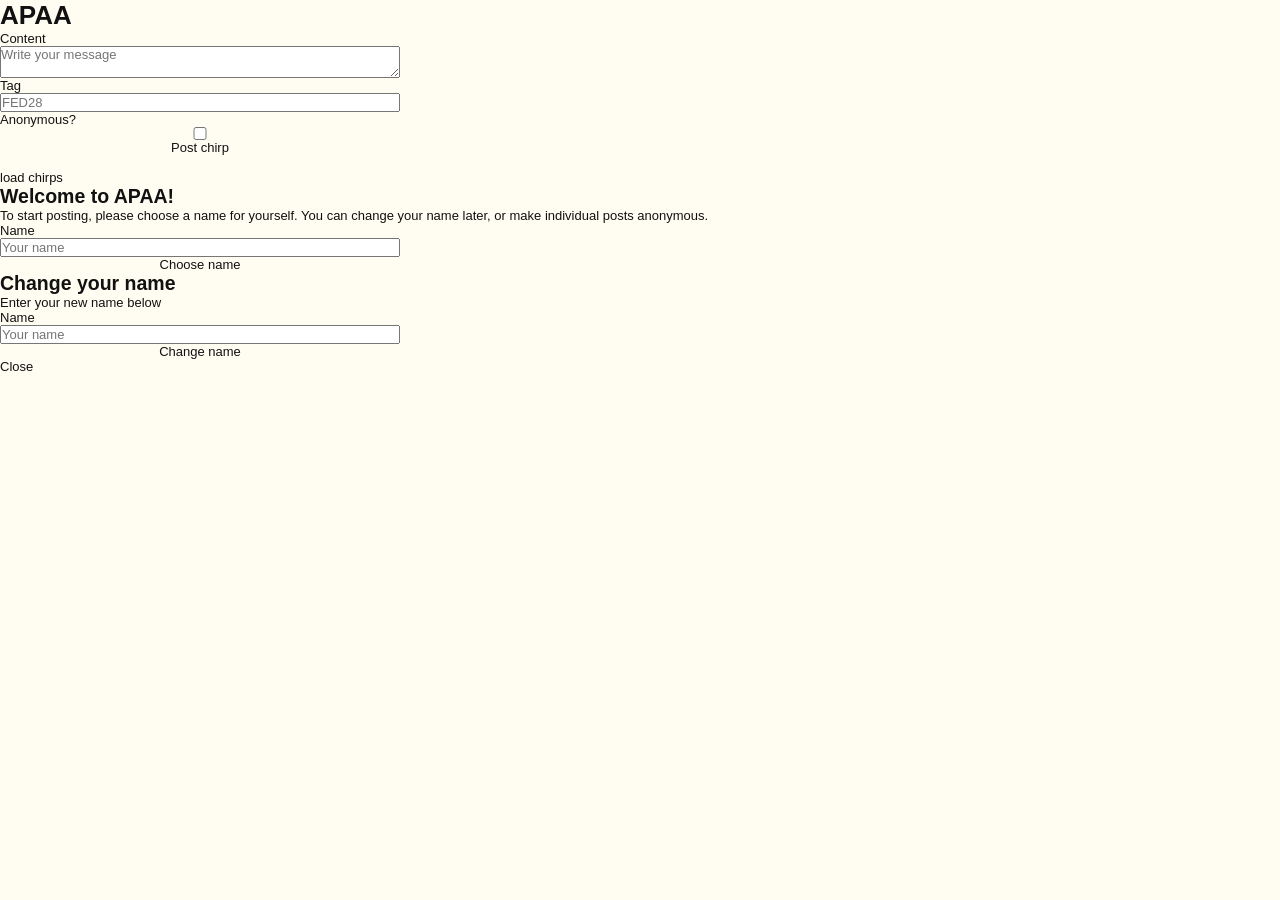
<file: index.html>
<!doctype html>
<html lang="en">
  <head>
    <meta charset="utf-8">
    <meta name="viewport" content="width=device-width, initial-scale=1">
    <title>APAA</title>
    <link rel="stylesheet" href="css/styles.css">
    <script defer src="js/script.js"></script>
  </head>

  <body>

    <main>

      <h1 id="title">APAA</h1>

      <form id="chirp-form" style="display: flex; flex-direction: column; width: 400px;">

        <label for="content">Content</label>
        <textarea id="content" placeholder="Write your message" name="content" maxlength="280" required></textarea>

        <label for="tag">Tag</label>
        <input type="text" name="tag" placeholder="FED28">

        <label for="is_anonymous">Anonymous?</label>
        <input type="checkbox" name="is_anonymous">

        <button type="submit">Post chirp</button>
      </form>

      <div class="container">
        <div class="chirps">
          <span style="opacity: 0;" class="loader">Loading...</span>
        </div>
        <button class="load-data">load chirps</button>
      </div>
      
    <div id="welcome-popup" class="popup">
        <h2 class="greeting">Welcome to APAA!</h2>
        <p class="popup-text">To start posting, please choose a name for yourself. You can change your name later, or make individual posts anonymous.</p>
        <form id="choose-name" class="name-input" style="display: flex; flex-direction: column; width: 400px;" required>
            <label for="name">Name</label>
            <input class="name" type="text" placeholder="Your name" name="author_name">
            <button type="submit">Choose name</button>
        </form>
      </div>

    <div id="change-name-popup" class="popup">
        <h2>Change your name</h2>
        <p class="popup-text">Enter your new name below</p>
        <form id="change-name" class="name-input" style="display: flex; flex-direction: column; width: 400px;">
            <label for="name">Name</label>
            <input class="name" type="text" placeholder="Your name" name="author_name">
            <button type="submit">Change name</button>
        </form>
        <button id="close-popup">Close</button>
      </div>

    </main>
    
  </body>

</html>
</file>
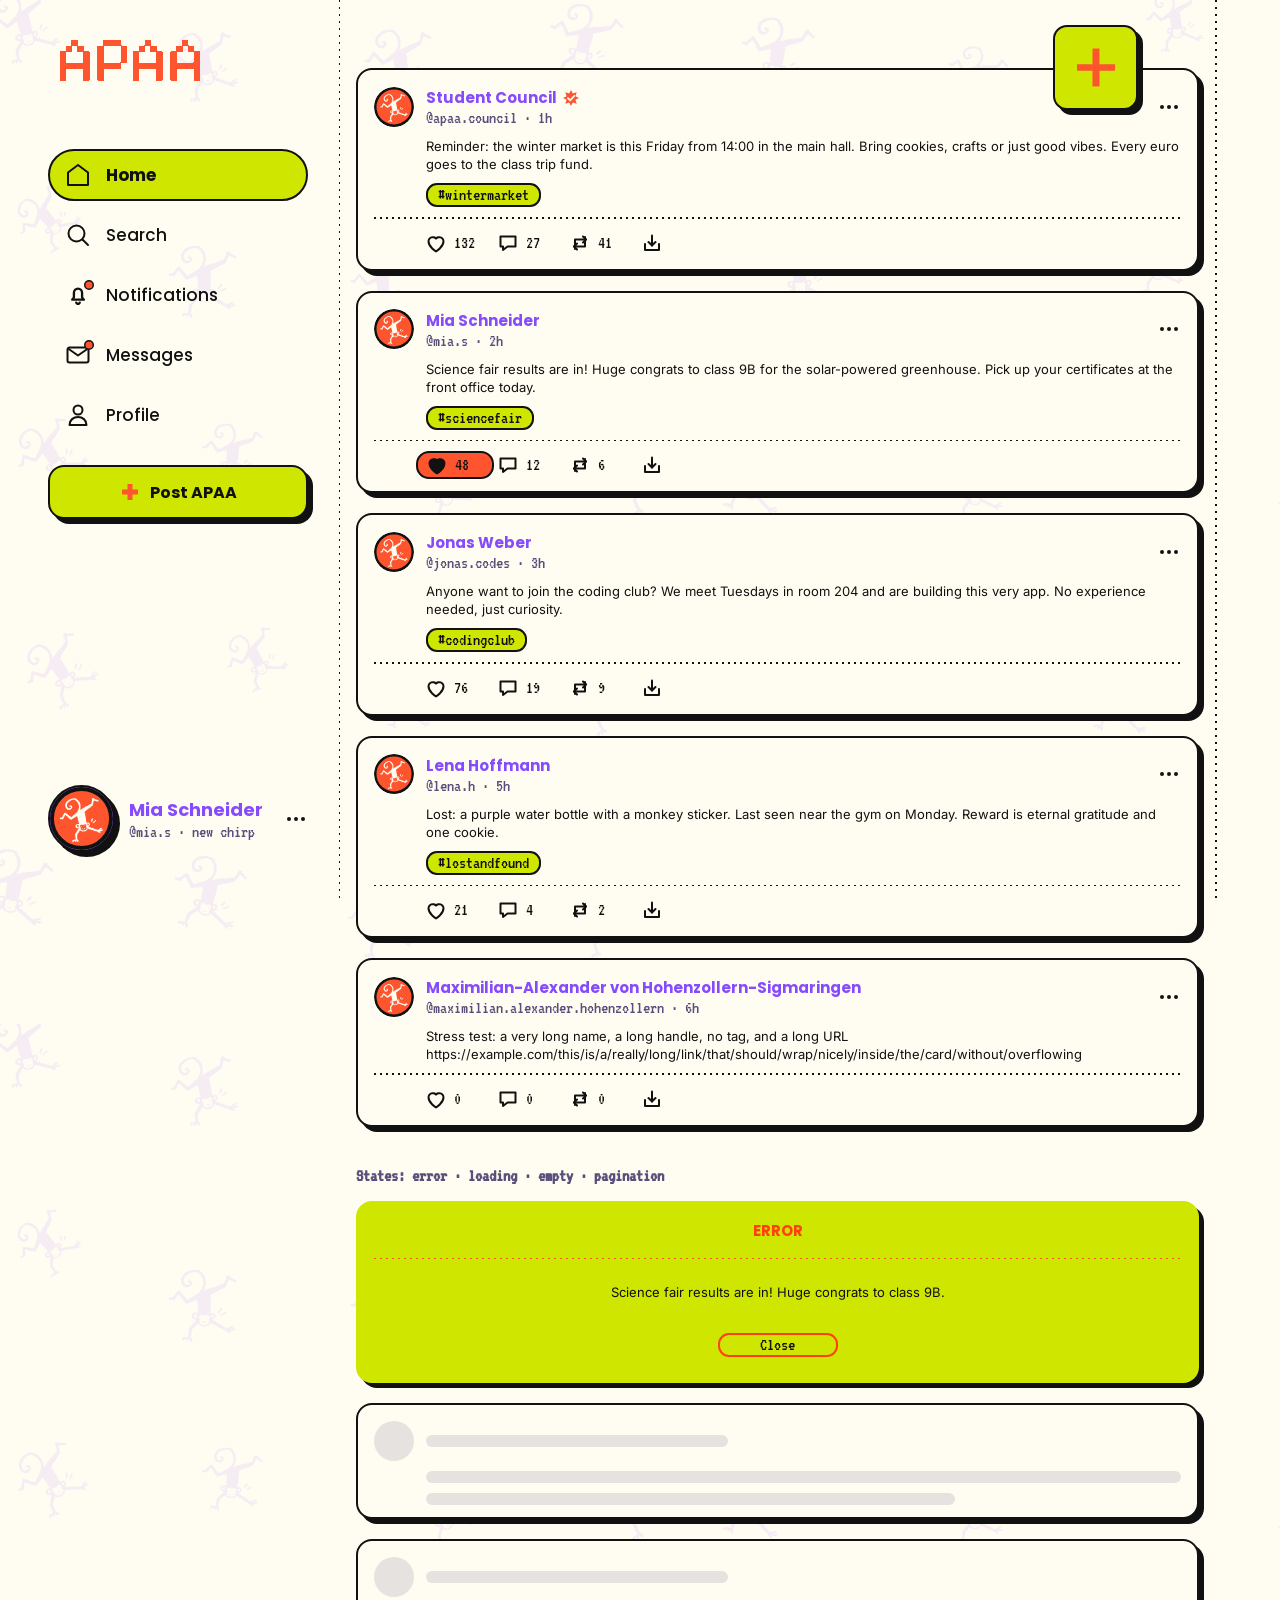
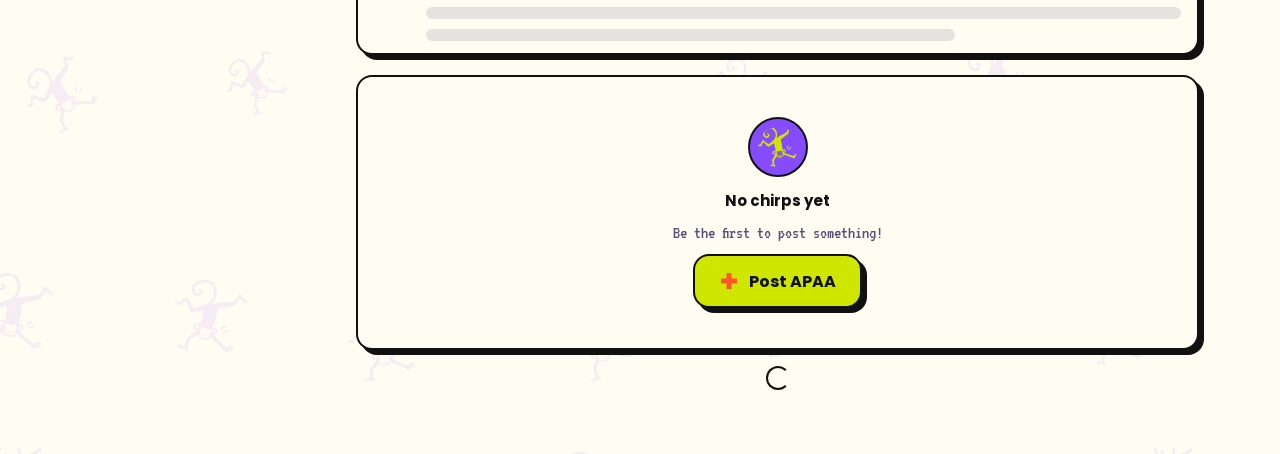
<file: demo/demo-feed.html>
<!DOCTYPE html>
<html lang="en">
<head>
  <meta charset="UTF-8">
  <meta name="viewport" content="width=device-width, initial-scale=1">
  <title>APAA — Feed (DEMO)</title>
  <link rel="preconnect" href="https://fonts.googleapis.com">
  <link rel="preconnect" href="https://fonts.gstatic.com" crossorigin>
  <link rel="stylesheet" href="https://fonts.googleapis.com/css2?family=Inter:wght@400&family=Poppins:wght@500;700&family=VT323&display=swap">
  <link rel="stylesheet" href="css/base.css">
  <link rel="stylesheet" href="css/feed.css">
</head>
<body>
<!-- TEMPORARY DEMO: hardcoded components for visual check against Figma. Delete before shipping. -->
<div class="page">
  <header id="header" class="site-header">
    <a class="site-header__logo" href="feed.html" aria-label="APAA home">
      <img class="site-header__logo-img" src="assets/img/logo-apaa.svg" alt="APAA" width="141" height="41">
    </a>
    <nav class="site-header__nav side-nav" aria-label="Main">
      <ul class="side-nav__list">
        <li>
          <a class="side-nav__link is-active" aria-current="page" href="feed.html">
            <span class="side-nav__icon"><img class="icon icon--nav" src="assets/icons/home.svg" alt="" aria-hidden="true"></span>
            Home
          </a>
        </li>
        <li>
          <a class="side-nav__link" href="#search">
            <span class="side-nav__icon"><img class="icon icon--nav" src="assets/icons/search.svg" alt="" aria-hidden="true"></span>
            Search
          </a>
        </li>
        <li>
          <a class="side-nav__link" href="#notifications">
            <span class="side-nav__icon"><img class="icon icon--nav" src="assets/icons/bell.svg" alt="" aria-hidden="true">
            <img class="unread-dot" src="assets/icons/unread.svg" alt="" aria-hidden="true"></span>
            Notifications <span class="visually-hidden">(unread)</span>
          </a>
        </li>
        <li>
          <a class="side-nav__link" href="#messages">
            <span class="side-nav__icon"><img class="icon icon--nav" src="assets/icons/messages.svg" alt="" aria-hidden="true">
            <img class="unread-dot" src="assets/icons/unread.svg" alt="" aria-hidden="true"></span>
            Messages <span class="visually-hidden">(unread)</span>
          </a>
        </li>
        <li>
          <a class="side-nav__link" href="#profile">
            <span class="side-nav__icon"><img class="icon icon--nav" src="assets/icons/profile.svg" alt="" aria-hidden="true"></span>
            Profile
          </a>
        </li>
      </ul>
    </nav>
    <a class="site-header__cta button button--primary" href="form.html">
      <img class="icon icon--plus" src="assets/icons/plus.svg" alt="" aria-hidden="true">
      <span>Post APAA</span>
    </a>
    <div class="site-header__user user-chip">
      <img class="user-chip__avatar" src="assets/img/avatar-default.svg" alt="" width="67" height="67">
      <div class="user-chip__text">
        <span class="user-chip__name">Mia Schneider</span>
        <span class="user-chip__meta">@mia.s · new chirp</span>
      </div>
      <button class="user-chip__more icon-button" type="button" aria-label="Account options">
        <img class="icon" src="assets/icons/more.svg" alt="" aria-hidden="true">
      </button>
    </div>
    <a class="site-header__inbox icon-button" href="#messages" aria-label="Messages, 2 unread">
      <img class="icon icon--nav" src="assets/icons/messages.svg" alt="" aria-hidden="true">
      <img class="unread-dot" src="assets/icons/unread.svg" alt="" aria-hidden="true">
    </a>
  </header>
  <main id="feed-root" class="page__main">
    <div class="feed__status is-hidden" aria-live="polite"></div>
    <ul class="feed" aria-label="Chirps">
      <li>
        <article class="post-card" aria-labelledby="post-1-author">
          <header class="post-card__header">
            <img class="avatar avatar--placeholder" src="assets/img/avatar-default.svg" alt="" width="40" height="40">
            <div class="post-card__author">
              <div class="post-card__name-row">
                <span class="post-card__name" id="post-1-author">Student Council</span>
              <img class="post-card__badge" src="assets/icons/verified.svg" alt="Verified" width="16" height="16">
              </div>
              <span class="post-card__meta">@apaa.council · <time datetime="2026-11-26T12:00">1h</time></span>
            </div>
            <button class="post-card__more icon-button" type="button" aria-label="More options">
              <img class="icon" src="assets/icons/more.svg" alt="" aria-hidden="true">
            </button>
          </header>
          <div class="post-card__content">
            <p class="post-card__text">Reminder: the winter market is this Friday from 14:00 in the main hall. Bring cookies, crafts or just good vibes. Every euro goes to the class trip fund.</p>
          <div class="post-card__tags">
            <a class="tag" href="#tag-wintermarket">#wintermarket</a>
          </div>
          </div>
          <hr class="divider">
          <div class="post-actions">
            <button class="post-action" type="button" aria-pressed="false" aria-label="Like, 132 likes">
              <img class="post-action__icon post-action__icon--default" src="assets/icons/heart.svg" alt="" aria-hidden="true">
              <img class="post-action__icon post-action__icon--active" src="assets/icons/heart-filled.svg" alt="" aria-hidden="true">
              <span class="post-action__count">132</span>
            </button>
            <button class="post-action" type="button" aria-label="Comments, 27">
              <img class="post-action__icon" src="assets/icons/comment.svg" alt="" aria-hidden="true">
              <span class="post-action__count">27</span>
            </button>
            <button class="post-action" type="button" aria-label="Rechirp, 41">
              <img class="post-action__icon" src="assets/icons/rechirp.svg" alt="" aria-hidden="true">
              <span class="post-action__count">41</span>
            </button>
            <button class="post-action post-action--icon-only" type="button" aria-label="Save">
              <img class="post-action__icon" src="assets/icons/save.svg" alt="" aria-hidden="true">
            </button>
          </div>
        </article>
      </li>
      <li>
        <article class="post-card" aria-labelledby="post-2-author">
          <header class="post-card__header">
            <img class="avatar avatar--placeholder" src="assets/img/avatar-default.svg" alt="" width="40" height="40">
            <div class="post-card__author">
              <div class="post-card__name-row">
                <span class="post-card__name" id="post-2-author">Mia Schneider</span>
              </div>
              <span class="post-card__meta">@mia.s · <time datetime="2026-11-26T12:00">2h</time></span>
            </div>
            <button class="post-card__more icon-button" type="button" aria-label="More options">
              <img class="icon" src="assets/icons/more.svg" alt="" aria-hidden="true">
            </button>
          </header>
          <div class="post-card__content">
            <p class="post-card__text">Science fair results are in! Huge congrats to class 9B for the solar-powered greenhouse. Pick up your certificates at the front office today.</p>
          <div class="post-card__tags">
            <a class="tag" href="#tag-sciencefair">#sciencefair</a>
          </div>
          </div>
          <hr class="divider">
          <div class="post-actions">
            <button class="post-action is-active" type="button" aria-pressed="true" aria-label="Like, 48 likes">
              <img class="post-action__icon post-action__icon--default" src="assets/icons/heart.svg" alt="" aria-hidden="true">
              <img class="post-action__icon post-action__icon--active" src="assets/icons/heart-filled.svg" alt="" aria-hidden="true">
              <span class="post-action__count">48</span>
            </button>
            <button class="post-action" type="button" aria-label="Comments, 12">
              <img class="post-action__icon" src="assets/icons/comment.svg" alt="" aria-hidden="true">
              <span class="post-action__count">12</span>
            </button>
            <button class="post-action" type="button" aria-label="Rechirp, 6">
              <img class="post-action__icon" src="assets/icons/rechirp.svg" alt="" aria-hidden="true">
              <span class="post-action__count">6</span>
            </button>
            <button class="post-action post-action--icon-only" type="button" aria-label="Save">
              <img class="post-action__icon" src="assets/icons/save.svg" alt="" aria-hidden="true">
            </button>
          </div>
        </article>
      </li>
      <li>
        <article class="post-card" aria-labelledby="post-3-author">
          <header class="post-card__header">
            <img class="avatar avatar--placeholder" src="assets/img/avatar-default.svg" alt="" width="40" height="40">
            <div class="post-card__author">
              <div class="post-card__name-row">
                <span class="post-card__name" id="post-3-author">Jonas Weber</span>
              </div>
              <span class="post-card__meta">@jonas.codes · <time datetime="2026-11-26T12:00">3h</time></span>
            </div>
            <button class="post-card__more icon-button" type="button" aria-label="More options">
              <img class="icon" src="assets/icons/more.svg" alt="" aria-hidden="true">
            </button>
          </header>
          <div class="post-card__content">
            <p class="post-card__text">Anyone want to join the coding club? We meet Tuesdays in room 204 and are building this very app. No experience needed, just curiosity.</p>
          <div class="post-card__tags">
            <a class="tag" href="#tag-codingclub">#codingclub</a>
          </div>
          </div>
          <hr class="divider">
          <div class="post-actions">
            <button class="post-action" type="button" aria-pressed="false" aria-label="Like, 76 likes">
              <img class="post-action__icon post-action__icon--default" src="assets/icons/heart.svg" alt="" aria-hidden="true">
              <img class="post-action__icon post-action__icon--active" src="assets/icons/heart-filled.svg" alt="" aria-hidden="true">
              <span class="post-action__count">76</span>
            </button>
            <button class="post-action" type="button" aria-label="Comments, 19">
              <img class="post-action__icon" src="assets/icons/comment.svg" alt="" aria-hidden="true">
              <span class="post-action__count">19</span>
            </button>
            <button class="post-action" type="button" aria-label="Rechirp, 9">
              <img class="post-action__icon" src="assets/icons/rechirp.svg" alt="" aria-hidden="true">
              <span class="post-action__count">9</span>
            </button>
            <button class="post-action post-action--icon-only" type="button" aria-label="Save">
              <img class="post-action__icon" src="assets/icons/save.svg" alt="" aria-hidden="true">
            </button>
          </div>
        </article>
      </li>
      <li>
        <article class="post-card" aria-labelledby="post-4-author">
          <header class="post-card__header">
            <img class="avatar avatar--placeholder" src="assets/img/avatar-default.svg" alt="" width="40" height="40">
            <div class="post-card__author">
              <div class="post-card__name-row">
                <span class="post-card__name" id="post-4-author">Lena Hoffmann</span>
              </div>
              <span class="post-card__meta">@lena.h · <time datetime="2026-11-26T12:00">5h</time></span>
            </div>
            <button class="post-card__more icon-button" type="button" aria-label="More options">
              <img class="icon" src="assets/icons/more.svg" alt="" aria-hidden="true">
            </button>
          </header>
          <div class="post-card__content">
            <p class="post-card__text">Lost: a purple water bottle with a monkey sticker. Last seen near the gym on Monday. Reward is eternal gratitude and one cookie.</p>
          <div class="post-card__tags">
            <a class="tag" href="#tag-lostandfound">#lostandfound</a>
          </div>
          </div>
          <hr class="divider">
          <div class="post-actions">
            <button class="post-action" type="button" aria-pressed="false" aria-label="Like, 21 likes">
              <img class="post-action__icon post-action__icon--default" src="assets/icons/heart.svg" alt="" aria-hidden="true">
              <img class="post-action__icon post-action__icon--active" src="assets/icons/heart-filled.svg" alt="" aria-hidden="true">
              <span class="post-action__count">21</span>
            </button>
            <button class="post-action" type="button" aria-label="Comments, 4">
              <img class="post-action__icon" src="assets/icons/comment.svg" alt="" aria-hidden="true">
              <span class="post-action__count">4</span>
            </button>
            <button class="post-action" type="button" aria-label="Rechirp, 2">
              <img class="post-action__icon" src="assets/icons/rechirp.svg" alt="" aria-hidden="true">
              <span class="post-action__count">2</span>
            </button>
            <button class="post-action post-action--icon-only" type="button" aria-label="Save">
              <img class="post-action__icon" src="assets/icons/save.svg" alt="" aria-hidden="true">
            </button>
          </div>
        </article>
      </li>
      <li>
        <article class="post-card" aria-labelledby="post-5-author">
          <header class="post-card__header">
            <img class="avatar avatar--placeholder" src="assets/img/avatar-default.svg" alt="" width="40" height="40">
            <div class="post-card__author">
              <div class="post-card__name-row">
                <span class="post-card__name" id="post-5-author">Maximilian-Alexander von Hohenzollern-Sigmaringen</span>
              </div>
              <span class="post-card__meta">@maximilian.alexander.hohenzollern · <time datetime="2026-11-26T12:00">6h</time></span>
            </div>
            <button class="post-card__more icon-button" type="button" aria-label="More options">
              <img class="icon" src="assets/icons/more.svg" alt="" aria-hidden="true">
            </button>
          </header>
          <div class="post-card__content">
            <p class="post-card__text">Stress test: a very long name, a long handle, no tag, and a long URL https://example.com/this/is/a/really/long/link/that/should/wrap/nicely/inside/the/card/without/overflowing</p>
          </div>
          <hr class="divider">
          <div class="post-actions">
            <button class="post-action" type="button" aria-pressed="false" aria-label="Like, 0 likes">
              <img class="post-action__icon post-action__icon--default" src="assets/icons/heart.svg" alt="" aria-hidden="true">
              <img class="post-action__icon post-action__icon--active" src="assets/icons/heart-filled.svg" alt="" aria-hidden="true">
              <span class="post-action__count">0</span>
            </button>
            <button class="post-action" type="button" aria-label="Comments, 0">
              <img class="post-action__icon" src="assets/icons/comment.svg" alt="" aria-hidden="true">
              <span class="post-action__count">0</span>
            </button>
            <button class="post-action" type="button" aria-label="Rechirp, 0">
              <img class="post-action__icon" src="assets/icons/rechirp.svg" alt="" aria-hidden="true">
              <span class="post-action__count">0</span>
            </button>
            <button class="post-action post-action--icon-only" type="button" aria-label="Save">
              <img class="post-action__icon" src="assets/icons/save.svg" alt="" aria-hidden="true">
            </button>
          </div>
        </article>
      </li>
    </ul>
    <a class="fab" href="form.html" aria-label="New chirp">
      <img class="fab__icon" src="assets/icons/asterisk.svg" alt="" aria-hidden="true">
    </a>

    <!-- ===== STATES (demo only) ===== -->
    <h2 style="font-family:var(--font-vt323);font-size:18px;color:var(--muted);margin:2.5rem 0 1rem">States: error · loading · empty · pagination</h2>
    <div class="feed__status" aria-live="polite">
    <div class="error-card" role="alert">
      <p class="error-card__title">ERROR</p>
      <hr class="divider divider--error">
      <p class="error-card__message">Science fair results are in! Huge congrats to class 9B.</p>
      <button class="error-card__close tag" type="button">Close</button>
    </div>
    </div>
    <ul class="feed" aria-busy="true">
      <li aria-hidden="true">
        <div class="post-card post-card--skeleton">
          <div class="post-card__header">
            <span class="post-card__skeleton-avatar skeleton"></span>
            <div class="post-card__author">
              <span class="post-card__skeleton-line post-card__skeleton-line--short skeleton"></span>
            </div>
          </div>
          <div class="post-card__content">
            <span class="post-card__skeleton-line skeleton"></span>
            <span class="post-card__skeleton-line post-card__skeleton-line--medium skeleton"></span>
          </div>
        </div>
      </li>
      <li aria-hidden="true">
        <div class="post-card post-card--skeleton">
          <div class="post-card__header">
            <span class="post-card__skeleton-avatar skeleton"></span>
            <div class="post-card__author">
              <span class="post-card__skeleton-line post-card__skeleton-line--short skeleton"></span>
            </div>
          </div>
          <div class="post-card__content">
            <span class="post-card__skeleton-line skeleton"></span>
            <span class="post-card__skeleton-line post-card__skeleton-line--medium skeleton"></span>
          </div>
        </div>
      </li>
    </ul>
    <div style="height:1.25rem"></div>
    <div class="feed-empty">
      <img class="feed-empty__icon" src="assets/img/monkey-lime.svg" alt="" aria-hidden="true">
      <p class="feed-empty__title">No chirps yet</p>
      <p class="feed-empty__text">Be the first to post something!</p>
      <a class="button button--primary" href="form.html">
        <img class="icon icon--plus" src="assets/icons/plus.svg" alt="" aria-hidden="true"><span>Post APAA</span>
      </a>
    </div>
    <div class="feed-loader" role="status">
      <span class="spinner" aria-hidden="true"></span>
      <span class="visually-hidden">Loading more chirps…</span>
    </div>
  </main>
  <footer id="footer" class="site-footer">
    <nav class="tab-bar" aria-label="Main">
      <ul class="tab-bar__list">
        <li><a class="tab-bar__link is-active" href="feed.html" aria-label="Home" aria-current="page">
          <img class="icon icon--nav" src="assets/icons/home.svg" alt="" aria-hidden="true"></a></li>
        <li><a class="tab-bar__link" href="#search" aria-label="Search">
          <img class="icon icon--nav" src="assets/icons/search.svg" alt="" aria-hidden="true"></a></li>
        <li><a class="tab-bar__logo" href="feed.html" aria-label="APAA">
          <img src="assets/img/monkey-lime.svg" alt="" aria-hidden="true"></a></li>
        <li><a class="tab-bar__link" href="#profile" aria-label="Profile">
          <img class="icon icon--nav" src="assets/icons/profile.svg" alt="" aria-hidden="true"></a></li>
        <li><a class="tab-bar__link" href="form.html" aria-label="New chirp">
          <img class="icon" src="assets/icons/compose.svg" alt="" aria-hidden="true"></a></li>
      </ul>
    </nav>
  </footer>
</div>
</body>
</html>
</file>
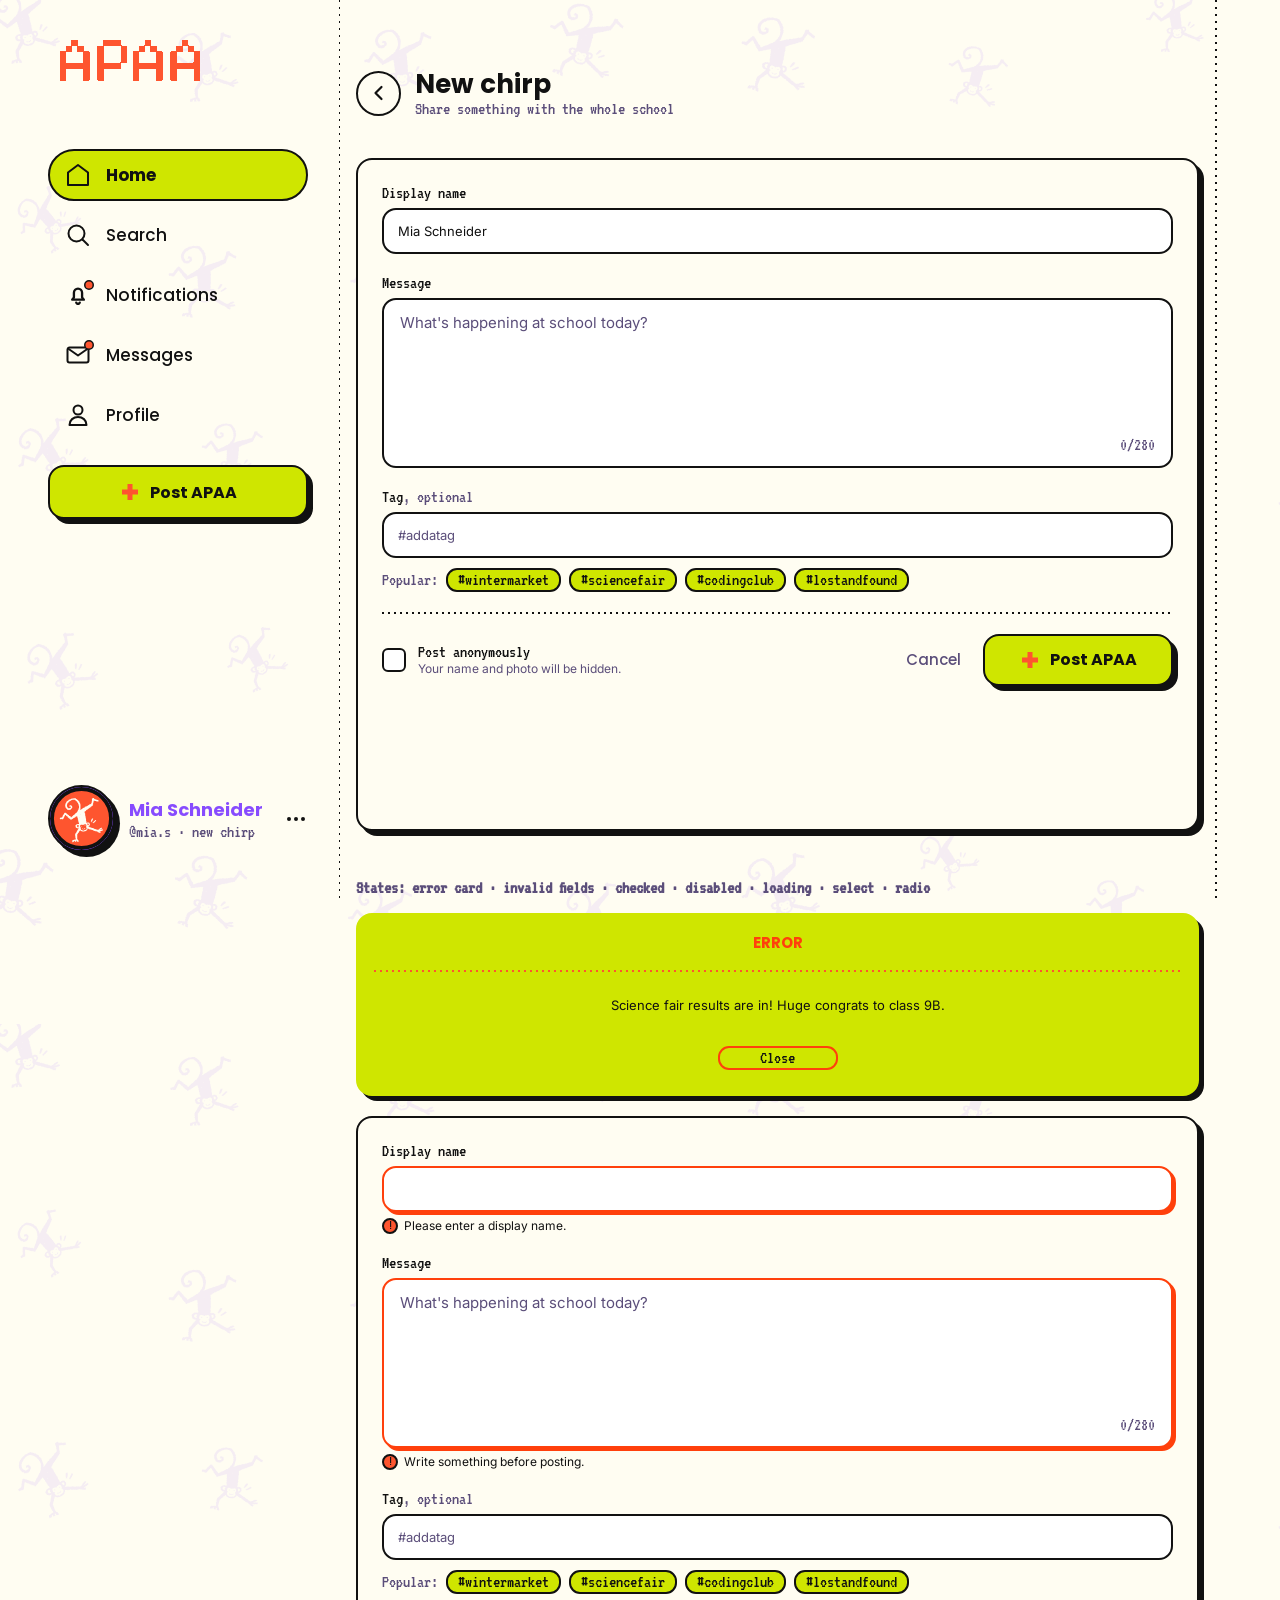
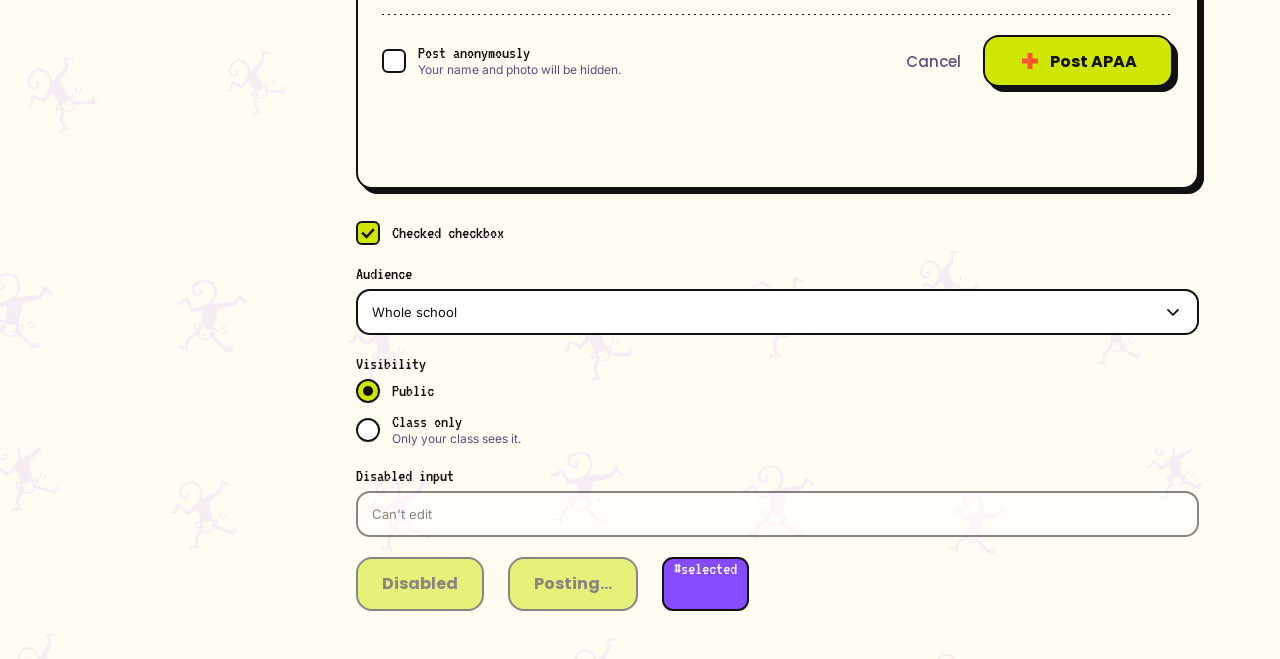
<file: demo/demo-form.html>
<!DOCTYPE html>
<html lang="en">
<head>
  <meta charset="UTF-8">
  <meta name="viewport" content="width=device-width, initial-scale=1">
  <title>APAA — New chirp (DEMO)</title>
  <link rel="preconnect" href="https://fonts.googleapis.com">
  <link rel="preconnect" href="https://fonts.gstatic.com" crossorigin>
  <link rel="stylesheet" href="https://fonts.googleapis.com/css2?family=Inter:wght@400&family=Poppins:wght@500;700&family=VT323&display=swap">
  <link rel="stylesheet" href="css/base.css">
  <link rel="stylesheet" href="css/form.css">
</head>
<body>
<!-- TEMPORARY DEMO: hardcoded components for visual check against Figma. Delete before shipping. -->
<div class="page">
  <header id="header" class="site-header">
    <a class="site-header__back back-button" href="feed.html" aria-label="Back to feed">
      <img class="icon" src="assets/icons/back.svg" alt="" aria-hidden="true">
    </a>
    <a class="site-header__logo" href="feed.html" aria-label="APAA home">
      <img class="site-header__logo-img" src="assets/img/logo-apaa.svg" alt="APAA" width="141" height="41">
    </a>
    <nav class="site-header__nav side-nav" aria-label="Main">
      <ul class="side-nav__list">
        <li>
          <a class="side-nav__link is-active" aria-current="page" href="feed.html">
            <span class="side-nav__icon"><img class="icon icon--nav" src="assets/icons/home.svg" alt="" aria-hidden="true"></span>
            Home
          </a>
        </li>
        <li>
          <a class="side-nav__link" href="#search">
            <span class="side-nav__icon"><img class="icon icon--nav" src="assets/icons/search.svg" alt="" aria-hidden="true"></span>
            Search
          </a>
        </li>
        <li>
          <a class="side-nav__link" href="#notifications">
            <span class="side-nav__icon"><img class="icon icon--nav" src="assets/icons/bell.svg" alt="" aria-hidden="true">
            <img class="unread-dot" src="assets/icons/unread.svg" alt="" aria-hidden="true"></span>
            Notifications <span class="visually-hidden">(unread)</span>
          </a>
        </li>
        <li>
          <a class="side-nav__link" href="#messages">
            <span class="side-nav__icon"><img class="icon icon--nav" src="assets/icons/messages.svg" alt="" aria-hidden="true">
            <img class="unread-dot" src="assets/icons/unread.svg" alt="" aria-hidden="true"></span>
            Messages <span class="visually-hidden">(unread)</span>
          </a>
        </li>
        <li>
          <a class="side-nav__link" href="#profile">
            <span class="side-nav__icon"><img class="icon icon--nav" src="assets/icons/profile.svg" alt="" aria-hidden="true"></span>
            Profile
          </a>
        </li>
      </ul>
    </nav>
    <a class="site-header__cta button button--primary" href="form.html">
      <img class="icon icon--plus" src="assets/icons/plus.svg" alt="" aria-hidden="true">
      <span>Post APAA</span>
    </a>
    <div class="site-header__user user-chip">
      <img class="user-chip__avatar" src="assets/img/avatar-default.svg" alt="" width="67" height="67">
      <div class="user-chip__text">
        <span class="user-chip__name">Mia Schneider</span>
        <span class="user-chip__meta">@mia.s · new chirp</span>
      </div>
      <button class="user-chip__more icon-button" type="button" aria-label="Account options">
        <img class="icon" src="assets/icons/more.svg" alt="" aria-hidden="true">
      </button>
    </div>
    <a class="site-header__inbox icon-button" href="#messages" aria-label="Messages, 2 unread">
      <img class="icon icon--nav" src="assets/icons/messages.svg" alt="" aria-hidden="true">
      <img class="unread-dot" src="assets/icons/unread.svg" alt="" aria-hidden="true">
    </a>
  </header>
  <main id="form-root" class="page__main">
    <div class="page-title">
      <a class="back-button" href="feed.html" aria-label="Back to feed">
        <img class="icon" src="assets/icons/back.svg" alt="" aria-hidden="true">
      </a>
      <div class="page-title__text">
        <h1 class="page-title__heading">New chirp</h1>
        <p class="page-title__sub">Share something with the whole school</p>
      </div>
    </div>
    <div class="post-form__status is-hidden" aria-live="polite"></div>
    <form class="post-form" novalidate>
      <div class="post-form__card">
        <div class="field">
          <label class="field__label" for="display-name">Display name</label>
          <input class="field__input" id="display-name" name="displayName" type="text" value="Mia Schneider" autocomplete="nickname" required aria-describedby="display-name-error">
          <p class="field__error" id="display-name-error"><span class="field__error-icon" aria-hidden="true">!</span>Please enter a display name.</p>
        </div>
        <div class="field">
          <label class="field__label" for="message">Message</label>
          <div class="field__textarea">
            <textarea class="field__textarea-input" id="message" name="message" maxlength="280" placeholder="What's happening at school today?" required aria-describedby="message-counter message-error"></textarea>
            <span class="field__counter" id="message-counter" aria-live="polite">0/280</span>
          </div>
          <p class="field__error" id="message-error"><span class="field__error-icon" aria-hidden="true">!</span>Write something before posting.</p>
        </div>
        <div class="tag-field">
          <div class="field">
            <label class="field__label" for="tag">Tag<span class="field__optional">, optional</span></label>
            <input class="field__input" id="tag" name="tag" type="text" placeholder="#addatag">
          </div>
          <div class="tag-suggestions">
            <span class="tag-suggestions__label" id="tag-suggestions-label">Popular:</span>
          <button class="tag" type="button" aria-describedby="tag-suggestions-label">#wintermarket</button>
          <button class="tag" type="button" aria-describedby="tag-suggestions-label">#sciencefair</button>
          <button class="tag" type="button" aria-describedby="tag-suggestions-label">#codingclub</button>
          <button class="tag" type="button" aria-describedby="tag-suggestions-label">#lostandfound</button>
          </div>
        </div>
        <hr class="divider post-form__divider">
        <div class="post-form__footer">
          <label class="checkbox">
            <input class="checkbox__input" type="checkbox" name="anonymous" aria-describedby="anon-help">
            <span class="checkbox__text">
              <span class="checkbox__label">Post anonymously</span>
              <span class="checkbox__help" id="anon-help">Your name and photo will be hidden.</span>
            </span>
          </label>
          <div class="post-form__actions">
            <button class="button button--ghost" type="button">Cancel</button>
            <button class="button button--primary post-form__submit" type="submit">
              <img class="icon icon--plus" src="assets/icons/plus.svg" alt="" aria-hidden="true">
              Post APAA
            </button>
          </div>
        </div>
      </div>
      <button class="button button--primary post-form__mobile-submit" type="submit">
        <img class="icon icon--plus" src="assets/icons/plus.svg" alt="" aria-hidden="true">
        Post APAA
      </button>
    </form>

    <!-- ===== STATES (demo only) ===== -->
    <h2 style="font-family:var(--font-vt323);font-size:18px;color:var(--muted);margin:3rem 0 1rem">States: error card · invalid fields · checked · disabled · loading · select · radio</h2>
    <div class="post-form__status" aria-live="polite">
    <div class="error-card" role="alert">
      <p class="error-card__title">ERROR</p>
      <hr class="divider divider--error">
      <p class="error-card__message">Science fair results are in! Huge congrats to class 9B.</p>
      <button class="error-card__close tag" type="button">Close</button>
    </div>
    </div>
    <form class="post-form" novalidate>
      <div class="post-form__card">
        <div class="field is-invalid">
          <label class="field__label" for="inv-display-name">Display name</label>
          <input class="field__input" id="inv-display-name" name="displayName" type="text" autocomplete="nickname" required aria-invalid="true" aria-describedby="inv-display-name-error">
          <p class="field__error" id="inv-display-name-error"><span class="field__error-icon" aria-hidden="true">!</span>Please enter a display name.</p>
        </div>
        <div class="field is-invalid">
          <label class="field__label" for="inv-message">Message</label>
          <div class="field__textarea">
            <textarea class="field__textarea-input" id="inv-message" name="message" maxlength="280" placeholder="What's happening at school today?" required aria-invalid="true" aria-describedby="inv-message-counter inv-message-error"></textarea>
            <span class="field__counter" id="inv-message-counter" aria-live="polite">0/280</span>
          </div>
          <p class="field__error" id="inv-message-error"><span class="field__error-icon" aria-hidden="true">!</span>Write something before posting.</p>
        </div>
        <div class="tag-field">
          <div class="field">
            <label class="field__label" for="inv-tag">Tag<span class="field__optional">, optional</span></label>
            <input class="field__input" id="inv-tag" name="tag" type="text" placeholder="#addatag">
          </div>
          <div class="tag-suggestions">
            <span class="tag-suggestions__label" id="inv-tag-suggestions-label">Popular:</span>
          <button class="tag" type="button" aria-describedby="tag-suggestions-label">#wintermarket</button>
          <button class="tag" type="button" aria-describedby="tag-suggestions-label">#sciencefair</button>
          <button class="tag" type="button" aria-describedby="tag-suggestions-label">#codingclub</button>
          <button class="tag" type="button" aria-describedby="tag-suggestions-label">#lostandfound</button>
          </div>
        </div>
        <hr class="divider post-form__divider">
        <div class="post-form__footer">
          <label class="checkbox">
            <input class="checkbox__input" type="checkbox" name="anonymous" aria-describedby="inv-anon-help">
            <span class="checkbox__text">
              <span class="checkbox__label">Post anonymously</span>
              <span class="checkbox__help" id="inv-anon-help">Your name and photo will be hidden.</span>
            </span>
          </label>
          <div class="post-form__actions">
            <button class="button button--ghost" type="button">Cancel</button>
            <button class="button button--primary post-form__submit" type="submit">
              <img class="icon icon--plus" src="assets/icons/plus.svg" alt="" aria-hidden="true">
              Post APAA
            </button>
          </div>
        </div>
      </div>
      <button class="button button--primary post-form__mobile-submit" type="submit">
        <img class="icon icon--plus" src="assets/icons/plus.svg" alt="" aria-hidden="true">
        Post APAA
      </button>
    </form>

    <div style="display:flex;flex-direction:column;gap:1.25rem;margin-top:2rem">
      <label class="checkbox">
        <input class="checkbox__input" type="checkbox" checked>
        <span class="checkbox__text"><span class="checkbox__label">Checked checkbox</span></span>
      </label>
      <div class="field">
        <label class="field__label" for="audience">Audience</label>
        <select class="field__input field__input--select" id="audience"><option>Whole school</option><option>My class</option></select>
      </div>
      <fieldset class="radio-group">
        <legend class="radio-group__legend">Visibility</legend>
        <label class="radio"><input class="radio__input" type="radio" name="vis" checked><span class="radio__text"><span class="radio__label">Public</span></span></label>
        <label class="radio"><input class="radio__input" type="radio" name="vis"><span class="radio__text"><span class="radio__label">Class only</span><span class="radio__help">Only your class sees it.</span></span></label>
      </fieldset>
      <div class="field">
        <label class="field__label" for="dis">Disabled input</label>
        <input class="field__input" id="dis" disabled value="Can't edit">
      </div>
      <div style="display:flex;gap:1.5rem;flex-wrap:wrap">
        <button class="button button--primary" disabled>Disabled</button>
        <button class="button button--primary" disabled>Posting…</button>
        <span class="tag is-active">#selected</span>
      </div>
    </div>
  </main>
  <footer id="footer" class="site-footer">
    <nav class="tab-bar" aria-label="Main">
      <ul class="tab-bar__list">
        <li><a class="tab-bar__link is-active" href="feed.html" aria-label="Home" aria-current="page">
          <img class="icon icon--nav" src="assets/icons/home.svg" alt="" aria-hidden="true"></a></li>
        <li><a class="tab-bar__link" href="#search" aria-label="Search">
          <img class="icon icon--nav" src="assets/icons/search.svg" alt="" aria-hidden="true"></a></li>
        <li><a class="tab-bar__logo" href="feed.html" aria-label="APAA">
          <img src="assets/img/monkey-lime.svg" alt="" aria-hidden="true"></a></li>
        <li><a class="tab-bar__link" href="#profile" aria-label="Profile">
          <img class="icon icon--nav" src="assets/icons/profile.svg" alt="" aria-hidden="true"></a></li>
        <li><a class="tab-bar__link" href="form.html" aria-label="New chirp">
          <img class="icon" src="assets/icons/compose.svg" alt="" aria-hidden="true"></a></li>
      </ul>
    </nav>
  </footer>
</div>
</body>
</html>
</file>
<file: css/styles.css>
/* ---------- 1. Colors and fonts variables from the design in Figma ---------- */

:root {
  --purple: #874bfe;
  --ink: #111111;
  --muted: #5b4e7a;
  --cream: #fffdf2;
  --white: #ffffff;
  --lime: #cfe600;
  --orange: #fe552f;
  --error: #ff400c;

  --font-poppins: "Poppins", sans-serif;
  --font-vt323: "VT323", monospace;
  --font-inter: "Inter", sans-serif;
}
/* ---------- 2. Reset ---------- */

* {
  box-sizing: border-box;
  margin: 0;
  padding: 0;
}

body {
  background-color: var(--cream);
  color: var(--ink);
  font-family: var(--font-inter);
  font-size: 13px;
}

img {
  display: block;
  max-width: 100%;
}

button,
input,
textarea,
select {
  font-family: inherit;
  font-size: inherit;
  color: inherit;
}

button {
  background: none;
  border: none;
  cursor: pointer;
}

a {
  color: inherit;
  text-decoration: none;
}

ul {
  list-style: none;
}

hr {
  border: none;
}

/* ---------- 3. Icons ---------- */

.icon {
  width: 24px;
  height: 24px;
  flex-shrink: 0;
}

.icon--nav {
  width: 28px;
  height: 28px;
}

.icon--plus {
  width: 20px;
  height: 20px;
}

/* orange dot on top of an icon (unread) */
.unread-dot {
  position: absolute;
  top: -1px;
  left: 20px;
  width: 10px;
  height: 10px;
}

/* a button that only has an icon inside */
.icon-button {
  position: relative;
  display: flex;
  align-items: center;
  justify-content: center;
}

/* round back-arrow button */
.back-button {
  display: flex;
  align-items: center;
  justify-content: center;
  width: 40px;
  height: 40px;
  border: 2.5px solid var(--ink);
  border-radius: 50%;
  background-color: var(--cream);
}

.back-button:hover {
  background-color: var(--lime);
}
/* ---------- 4. Buttons ---------- */

.button {
  display: flex;
  align-items: center;
  justify-content: center;
  gap: 10px;
  height: 54px;
  padding: 0 24px;
  border: 2.5px solid var(--ink);
  border-radius: 16px;
  font-family: var(--font-poppins);
  font-size: 16px;
  font-weight: 700;
  color: var(--ink);
  white-space: nowrap;
}

/* lime button with the black shadow */
.button--primary {
  background-color: var(--lime);
  box-shadow: 5px 5px 0 var(--ink);
}

/* mouse over: the button moves a bit toward its shadow */
.button--primary:hover {
  box-shadow: 3px 3px 0 var(--ink);
  transform: translate(2px, 2px);
}

/* click: the button presses down flat */
.button--primary:active {
  box-shadow: none;
  transform: translate(5px, 5px);
}

/* text-only button, like "Cancel" */
.button--ghost {
  height: auto;
  padding: 8px;
  border-color: transparent;
  font-size: 15px;
  font-weight: 500;
  color: var(--muted);
}

.button--ghost:hover {
  color: var(--ink);
  text-decoration: underline;
}

.button:disabled {
  opacity: 0.5;
  cursor: not-allowed;
  box-shadow: none;
  transform: none;
}

/* ---------- 5. Tag (the lime #hashtag pill) ---------- */

.tag {
  display: inline-block;
  max-width: 100%;
  padding: 1px 10px;
  border: 2px solid var(--ink);
  border-radius: 11px;
  background-color: var(--lime);
  font-family: var(--font-vt323);
  font-size: 18px;
  color: var(--ink);
  white-space: nowrap;
  overflow: hidden;
  text-overflow: ellipsis; /* very long tags end with "..." */
}

/* only tags you can click change color on hover */
a.tag:hover,
button.tag:hover {
  background-color: var(--cream);
}

/* ---------- 6. Avatar (small round picture in post cards) ---------- */

.avatar {
  width: 40px;
  height: 40px;
  flex-shrink: 0;
  border: 2.5px solid var(--ink);
  border-radius: 50%;
  background-color: var(--purple);
  object-fit: cover;
}

/* the default picture already has its own border */
.avatar--placeholder {
  border: none;
  background-color: transparent;
}

/* ---------- 7. Dashed line ---------- */

.divider {
  width: 100%;
  height: 1.5px;
  background-image: url("../assets/img/dash-horizontal.svg");
  background-repeat: repeat-x;
}

.divider--error {
  background-image: url("../assets/img/dash-horizontal-orange.svg");
}
/* ---------- 8. Page layout ---------- */

.page {
  min-height: 100vh;
  padding-bottom: 100px; /* space for the tab bar */
  background-image: url("../assets/img/bg-pattern-mobile.svg");
  background-size: 402px;
}

.page__main {
  position: relative;
  padding: 0 16px;
}

/* tablet: keep the content in the middle */
@media (min-width: 768px) {
  .page__main {
    max-width: 640px;
    margin: 0 auto;
  }
}

/* desktop: 3 columns = sidebar | content | empty right side */
@media (min-width: 1200px) {
  .page {
    display: grid;
    grid-template-columns: 340px 1fr 65px;
    align-items: start;
    padding-bottom: 0;
    background-image: url("../assets/img/bg-pattern-desktop.svg");
    background-size: 1440px;
  }

  .page__main {
    width: 100%;
    max-width: 896px;
    padding: 68px 16px 48px;
  }
}

/* ---------- 9. Header ---------- */
/* Phone: top bar. Desktop: sidebar on the left. */

.site-header {
  display: grid;
  grid-template-columns: 40px 1fr 40px;
  grid-template-areas:
    "back logo  ."
    "user user  inbox";
  align-items: center;
  row-gap: 20px;
  padding: 24px 16px;
}

.site-header__back {
  grid-area: back;
}

.site-header__logo {
  grid-area: logo;
  justify-self: center;
}

.site-header__logo-img {
  width: 120px;
  height: auto;
}

.site-header__user {
  grid-area: user;
}

.site-header__inbox {
  grid-area: inbox;
  justify-self: end;
}

/* the menu and the big button are only for desktop */
.site-header__nav {
  display: none;
}

.site-header__cta {
  display: none;
}

@media (min-width: 768px) {
  .site-header {
    max-width: 640px;
    margin: 0 auto;
  }
}

@media (min-width: 1200px) {
  .site-header {
    position: sticky;
    top: 0;
    height: 100vh;
    max-width: none;
    margin: 0;
    display: flex;
    flex-direction: column;
    align-items: stretch;
    gap: 8px;
    padding: 40px 32px 48px 48px;
    /* dashed line on the right side of the sidebar */
    background-image: url("../assets/img/dash-vertical.svg");
    background-position: right top;
    background-repeat: repeat-y;
  }

  .site-header__back {
    display: none;
  }

  .site-header__inbox {
    display: none;
  }

  .site-header__logo {
    align-self: flex-start;
    padding: 0 0 60px 12px;
  }

  .site-header__logo-img {
    width: 141px;
  }

  .site-header__nav {
    display: block;
  }

  .site-header__cta {
    display: flex;
    margin-top: 16px;
  }

  /* push the user to the bottom of the sidebar */
  .site-header__user {
    margin-top: auto;
  }
}

/* ---------- 10. User (big avatar + name) ---------- */

.user-chip {
  display: flex;
  align-items: center;
  gap: 14px;
}

.user-chip__avatar {
  width: 67px;
  height: 67px;
  flex-shrink: 0;
  border: 2.5px solid var(--ink);
  border-radius: 50%;
  background-color: var(--purple);
  box-shadow: 5px 5px 0 var(--ink);
  object-fit: cover;
}

.user-chip__text {
  display: flex;
  flex-direction: column;
  min-width: 0; /* needed so long names can end with "..." */
}

.user-chip__name {
  font-family: var(--font-poppins);
  font-size: 18px;
  font-weight: 700;
  color: var(--purple);
  white-space: nowrap;
  overflow: hidden;
  text-overflow: ellipsis;
}

.user-chip__meta {
  font-family: var(--font-vt323);
  font-size: 18px;
  color: var(--muted);
  white-space: nowrap;
  overflow: hidden;
  text-overflow: ellipsis;
}

/* the "..." button only shows on desktop */
.user-chip__more {
  display: none;
}

@media (min-width: 1200px) {
  .user-chip__more {
    display: flex;
    margin-left: auto;
  }
}

/* ---------- 11. Sidebar menu (desktop) ---------- */

.side-nav__list {
  display: flex;
  flex-direction: column;
  gap: 8px;
}

.side-nav__link {
  display: flex;
  align-items: center;
  gap: 14px;
  height: 52px;
  padding: 0 18px 0 14px;
  border: 2.5px solid transparent;
  border-radius: 26px;
  font-family: var(--font-poppins);
  font-size: 17px;
  font-weight: 500;
}

.side-nav__link:hover {
  border-color: var(--ink);
}

/* the page you are on */
.side-nav__link.is-active {
  border-color: var(--ink);
  background-color: var(--lime);
  font-weight: 700;
}

.side-nav__icon {
  position: relative;
  width: 28px;
  height: 28px;
  flex-shrink: 0;
}

/* ---------- 12. Footer + tab bar (phone and tablet) ---------- */

.tab-bar {
  position: fixed;
  left: 0;
  right: 0;
  bottom: 0;
  z-index: 10;
  height: 76px;
  background-color: var(--purple);
}

.tab-bar__list {
  display: flex;
  align-items: center;
  justify-content: space-between;
  height: 100%;
  max-width: 640px;
  margin: 0 auto;
  padding: 12px 24px 14px;
}

.tab-bar__link {
  display: flex;
  align-items: center;
  justify-content: center;
  min-width: 28px;
  height: 38px;
  border-radius: 19px;
}

/* lime pill behind the active icon */
.tab-bar__link.is-active {
  width: 52px;
  background-color: var(--lime);
}

/* round logo button in the middle */
.tab-bar__logo {
  display: flex;
  align-items: center;
  justify-content: center;
  width: 49px;
  height: 49px;
  margin-top: -6px;
  border: 2.5px solid var(--ink);
  border-radius: 50%;
  background-color: var(--purple);
  box-shadow: 5px 5px 0 var(--ink);
}

.tab-bar__logo img {
  width: 35px;
  height: 35px;
}

@media (min-width: 1200px) {
  .tab-bar {
    display: none;
  }

  /* on desktop the footer is the empty right column with a dashed line on its left side */
  .site-footer {
    position: sticky;
    top: 0;
    height: 100vh;
    background-image: url("../assets/img/dash-vertical.svg");
    background-position: left top;
    background-repeat: repeat-y;
  }
}
/* ---------- 13. Error card (the "ERROR" box from Figma) ---------- */

.error-card {
  display: flex;
  flex-direction: column;
  align-items: center;
  gap: 16px;
  padding: 16px 16px 24px;
  border: 2.5px solid var(--lime);
  border-radius: 16px;
  background-color: var(--lime);
  box-shadow: 5px 5px 0 var(--ink);
  text-align: center;
}

.error-card__title {
  font-family: var(--font-poppins);
  font-size: 15px;
  font-weight: 700;
  color: var(--error);
}

.error-card__message {
  padding: 8px 0 16px;
  line-height: 18px;
  overflow-wrap: anywhere;
}

.error-card__close {
  min-width: 120px;
  border-color: var(--error);
}

/* ---------- 14. Loading ---------- */

/* light grey bar that blinks while posts are loading */
.skeleton {
  display: block;
  border-radius: 6px;
  background-color: var(--muted);
  opacity: 0.15;
  animation: blink 1.4s infinite;
}

/* turning circle */
.spinner {
  display: inline-block;
  width: 24px;
  height: 24px;
  border: 2.5px solid var(--ink);
  border-right-color: transparent;
  border-radius: 50%;
  animation: spin 0.7s linear infinite;
}

@keyframes blink {
  50% {
    opacity: 0.3;
  }
}

@keyframes spin {
  to {
    transform: rotate(360deg);
  }
}

/* ---------- 15. Helper classes (add or remove them in JavaScript) ---------- */

.is-hidden {
  display: none;
}

.is-disabled {
  opacity: 0.5;
  pointer-events: none;
}

/* text for screen readers only (not visible on screen) */
.visually-hidden {
  position: absolute;
  width: 1px;
  height: 1px;
  overflow: hidden;
  white-space: nowrap;
  clip-path: inset(50%);
}

/* ---------- 16. Keyboard focus ---------- */
/* purple outline when you move through the page with the Tab key */

a:focus-visible,
button:focus-visible,
input:focus-visible,
select:focus-visible {
  outline: 3px solid var(--purple);
  outline-offset: 2px;
}

/* cream outline on the purple tab bar */
.tab-bar a:focus-visible {
  outline-color: var(--cream);
}
</file>
<file: demo/css/base.css>
/* ================================================================
   APAA — base.css
   Styles used on BOTH pages.

   Phone styles come first (design width 402px).
   Tablet changes:  @media (min-width: 768px)
   Desktop changes: @media (min-width: 1200px)  (design width 1440px)
   ================================================================ */


/* ---------- 1. Colors and fonts from Figma ---------- */

:root {
  --purple: #874bfe;
  --ink: #111111;
  --muted: #5b4e7a;
  --cream: #fffdf2;
  --white: #ffffff;
  --lime: #cfe600;
  --orange: #fe552f;
  --error: #ff400c;

  --font-poppins: "Poppins", sans-serif;
  --font-vt323: "VT323", monospace;
  --font-inter: "Inter", sans-serif;
}


/* ---------- 2. Reset ---------- */

* {
  box-sizing: border-box;
  margin: 0;
  padding: 0;
}

body {
  background-color: var(--cream);
  color: var(--ink);
  font-family: var(--font-inter);
  font-size: 13px;
}

img {
  display: block;
  max-width: 100%;
}

button,
input,
textarea,
select {
  font-family: inherit;
  font-size: inherit;
  color: inherit;
}

button {
  background: none;
  border: none;
  cursor: pointer;
}

a {
  color: inherit;
  text-decoration: none;
}

ul {
  list-style: none;
}

hr {
  border: none;
}


/* ---------- 3. Icons ---------- */

.icon {
  width: 24px;
  height: 24px;
  flex-shrink: 0;
}

.icon--nav {
  width: 28px;
  height: 28px;
}

.icon--plus {
  width: 20px;
  height: 20px;
}

/* orange dot on top of an icon (unread) */
.unread-dot {
  position: absolute;
  top: -1px;
  left: 20px;
  width: 10px;
  height: 10px;
}

/* a button that only has an icon inside */
.icon-button {
  position: relative;
  display: flex;
  align-items: center;
  justify-content: center;
}

/* round back-arrow button */
.back-button {
  display: flex;
  align-items: center;
  justify-content: center;
  width: 40px;
  height: 40px;
  border: 2.5px solid var(--ink);
  border-radius: 50%;
  background-color: var(--cream);
}

.back-button:hover {
  background-color: var(--lime);
}


/* ---------- 4. Buttons ---------- */

.button {
  display: flex;
  align-items: center;
  justify-content: center;
  gap: 10px;
  height: 54px;
  padding: 0 24px;
  border: 2.5px solid var(--ink);
  border-radius: 16px;
  font-family: var(--font-poppins);
  font-size: 16px;
  font-weight: 700;
  color: var(--ink);
  white-space: nowrap;
}

/* lime button with the black shadow */
.button--primary {
  background-color: var(--lime);
  box-shadow: 5px 5px 0 var(--ink);
}

/* mouse over: the button moves a bit toward its shadow */
.button--primary:hover {
  box-shadow: 3px 3px 0 var(--ink);
  transform: translate(2px, 2px);
}

/* click: the button presses down flat */
.button--primary:active {
  box-shadow: none;
  transform: translate(5px, 5px);
}

/* text-only button, like "Cancel" */
.button--ghost {
  height: auto;
  padding: 8px;
  border-color: transparent;
  font-size: 15px;
  font-weight: 500;
  color: var(--muted);
}

.button--ghost:hover {
  color: var(--ink);
  text-decoration: underline;
}

.button:disabled {
  opacity: 0.5;
  cursor: not-allowed;
  box-shadow: none;
  transform: none;
}


/* ---------- 5. Tag (the lime #hashtag pill) ---------- */

.tag {
  display: inline-block;
  max-width: 100%;
  padding: 1px 10px;
  border: 2px solid var(--ink);
  border-radius: 11px;
  background-color: var(--lime);
  font-family: var(--font-vt323);
  font-size: 18px;
  color: var(--ink);
  white-space: nowrap;
  overflow: hidden;
  text-overflow: ellipsis; /* very long tags end with "..." */
}

/* only tags you can click change color on hover */
a.tag:hover,
button.tag:hover {
  background-color: var(--cream);
}


/* ---------- 6. Avatar (small round picture in post cards) ---------- */

.avatar {
  width: 40px;
  height: 40px;
  flex-shrink: 0;
  border: 2.5px solid var(--ink);
  border-radius: 50%;
  background-color: var(--purple);
  object-fit: cover;
}

/* the default picture already has its own border */
.avatar--placeholder {
  border: none;
  background-color: transparent;
}


/* ---------- 7. Dashed line ---------- */

.divider {
  width: 100%;
  height: 1.5px;
  background-image: url("../assets/img/dash-horizontal.svg");
  background-repeat: repeat-x;
}

.divider--error {
  background-image: url("../assets/img/dash-horizontal-orange.svg");
}


/* ---------- 8. Page layout ---------- */

.page {
  min-height: 100vh;
  padding-bottom: 100px; /* space for the tab bar */
  background-image: url("../assets/img/bg-pattern-mobile.svg");
  background-size: 402px;
}

.page__main {
  position: relative;
  padding: 0 16px;
}

/* tablet: keep the content in the middle */
@media (min-width: 768px) {
  .page__main {
    max-width: 640px;
    margin: 0 auto;
  }
}

/* desktop: 3 columns = sidebar | content | empty right side */
@media (min-width: 1200px) {
  .page {
    display: grid;
    grid-template-columns: 340px 1fr 65px;
    align-items: start;
    padding-bottom: 0;
    background-image: url("../assets/img/bg-pattern-desktop.svg");
    background-size: 1440px;
  }

  .page__main {
    width: 100%;
    max-width: 896px;
    padding: 68px 16px 48px;
  }
}


/* ---------- 9. Header ---------- */
/* Phone: top bar. Desktop: sidebar on the left. */

.site-header {
  display: grid;
  grid-template-columns: 40px 1fr 40px;
  grid-template-areas:
    "back logo  ."
    "user user  inbox";
  align-items: center;
  row-gap: 20px;
  padding: 24px 16px;
}

.site-header__back {
  grid-area: back;
}

.site-header__logo {
  grid-area: logo;
  justify-self: center;
}

.site-header__logo-img {
  width: 120px;
  height: auto; /* keeps the logo's shape */
}

.site-header__user {
  grid-area: user;
}

.site-header__inbox {
  grid-area: inbox;
  justify-self: end;
}

/* the menu and the big button are only for desktop */
.site-header__nav {
  display: none;
}

.site-header__cta {
  display: none;
}

@media (min-width: 768px) {
  .site-header {
    max-width: 640px;
    margin: 0 auto;
  }
}

@media (min-width: 1200px) {
  .site-header {
    position: sticky;
    top: 0;
    height: 100vh;
    max-width: none;
    margin: 0;
    display: flex;
    flex-direction: column;
    align-items: stretch;
    gap: 8px;
    padding: 40px 32px 48px 48px;
    /* dashed line on the right side of the sidebar */
    background-image: url("../assets/img/dash-vertical.svg");
    background-position: right top;
    background-repeat: repeat-y;
  }

  .site-header__back {
    display: none;
  }

  .site-header__inbox {
    display: none;
  }

  .site-header__logo {
    align-self: flex-start;
    padding: 0 0 60px 12px;
  }

  .site-header__logo-img {
    width: 141px;
  }

  .site-header__nav {
    display: block;
  }

  .site-header__cta {
    display: flex;
    margin-top: 16px;
  }

  /* push the user to the bottom of the sidebar */
  .site-header__user {
    margin-top: auto;
  }
}


/* ---------- 10. User (big avatar + name) ---------- */

.user-chip {
  display: flex;
  align-items: center;
  gap: 14px;
}

.user-chip__avatar {
  width: 67px;
  height: 67px;
  flex-shrink: 0;
  border: 2.5px solid var(--ink);
  border-radius: 50%;
  background-color: var(--purple);
  box-shadow: 5px 5px 0 var(--ink);
  object-fit: cover;
}

.user-chip__text {
  display: flex;
  flex-direction: column;
  min-width: 0; /* needed so long names can end with "..." */
}

.user-chip__name {
  font-family: var(--font-poppins);
  font-size: 18px;
  font-weight: 700;
  color: var(--purple);
  white-space: nowrap;
  overflow: hidden;
  text-overflow: ellipsis;
}

.user-chip__meta {
  font-family: var(--font-vt323);
  font-size: 18px;
  color: var(--muted);
  white-space: nowrap;
  overflow: hidden;
  text-overflow: ellipsis;
}

/* the "..." button only shows on desktop */
.user-chip__more {
  display: none;
}

@media (min-width: 1200px) {
  .user-chip__more {
    display: flex;
    margin-left: auto;
  }
}


/* ---------- 11. Sidebar menu (desktop) ---------- */

.side-nav__list {
  display: flex;
  flex-direction: column;
  gap: 8px;
}

.side-nav__link {
  display: flex;
  align-items: center;
  gap: 14px;
  height: 52px;
  padding: 0 18px 0 14px;
  border: 2.5px solid transparent;
  border-radius: 26px;
  font-family: var(--font-poppins);
  font-size: 17px;
  font-weight: 500;
}

.side-nav__link:hover {
  border-color: var(--ink);
}

/* the page you are on */
.side-nav__link.is-active {
  border-color: var(--ink);
  background-color: var(--lime);
  font-weight: 700;
}

.side-nav__icon {
  position: relative;
  width: 28px;
  height: 28px;
  flex-shrink: 0;
}


/* ---------- 12. Footer + tab bar (phone and tablet) ---------- */

.tab-bar {
  position: fixed;
  left: 0;
  right: 0;
  bottom: 0;
  z-index: 10;
  height: 76px;
  background-color: var(--purple);
}

.tab-bar__list {
  display: flex;
  align-items: center;
  justify-content: space-between;
  height: 100%;
  max-width: 640px;
  margin: 0 auto;
  padding: 12px 24px 14px;
}

.tab-bar__link {
  display: flex;
  align-items: center;
  justify-content: center;
  min-width: 28px;
  height: 38px;
  border-radius: 19px;
}

/* lime pill behind the active icon */
.tab-bar__link.is-active {
  width: 52px;
  background-color: var(--lime);
}

/* round logo button in the middle */
.tab-bar__logo {
  display: flex;
  align-items: center;
  justify-content: center;
  width: 49px;
  height: 49px;
  margin-top: -6px;
  border: 2.5px solid var(--ink);
  border-radius: 50%;
  background-color: var(--purple);
  box-shadow: 5px 5px 0 var(--ink);
}

.tab-bar__logo img {
  width: 35px;
  height: 35px;
}

@media (min-width: 1200px) {
  .tab-bar {
    display: none;
  }

  /* on desktop the footer is the empty right column
     with a dashed line on its left side */
  .site-footer {
    position: sticky;
    top: 0;
    height: 100vh;
    background-image: url("../assets/img/dash-vertical.svg");
    background-position: left top;
    background-repeat: repeat-y;
  }
}


/* ---------- 13. Error card (the "ERROR" box from Figma) ---------- */

.error-card {
  display: flex;
  flex-direction: column;
  align-items: center;
  gap: 16px;
  padding: 16px 16px 24px;
  border: 2.5px solid var(--lime);
  border-radius: 16px;
  background-color: var(--lime);
  box-shadow: 5px 5px 0 var(--ink);
  text-align: center;
}

.error-card__title {
  font-family: var(--font-poppins);
  font-size: 15px;
  font-weight: 700;
  color: var(--error);
}

.error-card__message {
  padding: 8px 0 16px;
  line-height: 18px;
  overflow-wrap: anywhere;
}

.error-card__close {
  min-width: 120px;
  border-color: var(--error);
}


/* ---------- 14. Loading ---------- */

/* light grey bar that blinks while posts are loading */
.skeleton {
  display: block;
  border-radius: 6px;
  background-color: var(--muted);
  opacity: 0.15;
  animation: blink 1.4s infinite;
}

/* turning circle */
.spinner {
  display: inline-block;
  width: 24px;
  height: 24px;
  border: 2.5px solid var(--ink);
  border-right-color: transparent;
  border-radius: 50%;
  animation: spin 0.7s linear infinite;
}

@keyframes blink {
  50% {
    opacity: 0.3;
  }
}

@keyframes spin {
  to {
    transform: rotate(360deg);
  }
}


/* ---------- 15. Helper classes (add or remove them in JavaScript) ---------- */

.is-hidden {
  display: none;
}

.is-disabled {
  opacity: 0.5;
  pointer-events: none;
}

/* text for screen readers only (not visible on screen) */
.visually-hidden {
  position: absolute;
  width: 1px;
  height: 1px;
  overflow: hidden;
  white-space: nowrap;
  clip-path: inset(50%);
}


/* ---------- 16. Keyboard focus ---------- */
/* purple outline when you move through the page with the Tab key */

a:focus-visible,
button:focus-visible,
input:focus-visible,
select:focus-visible {
  outline: 3px solid var(--purple);
  outline-offset: 2px;
}

/* cream outline on the purple tab bar */
.tab-bar a:focus-visible {
  outline-color: var(--cream);
}
</file>
<file: demo/css/feed.css>
/* ================================================================
   APAA — feed.css
   Styles for the feed page only.
   Load base.css first (it has the colors and fonts).
   ================================================================ */


/* ---------- 1. List of posts ---------- */

.feed {
  display: flex;
  flex-direction: column;
  gap: 20px;
}

/* box above the list for error messages
   (add .is-hidden in JavaScript when there is no message) */
.feed__status {
  margin-bottom: 20px;
}


/* ---------- 2. Post card ---------- */

.post-card {
  display: flex;
  flex-direction: column;
  gap: 10px;
  padding: 16px 16px 12px;
  border: 2.5px solid var(--ink);
  border-radius: 16px;
  background-color: var(--cream);
  box-shadow: 5px 5px 0 var(--ink);
}

/* top row: avatar | name and handle | "..." */
.post-card__header {
  display: flex;
  align-items: center;
  gap: 12px;
}

.post-card__author {
  flex: 1;
  display: flex;
  flex-direction: column;
  min-width: 0; /* needed so long names can end with "..." */
}

.post-card__name-row {
  display: flex;
  align-items: center;
  gap: 6px;
  min-width: 0;
}

.post-card__name {
  font-family: var(--font-poppins);
  font-size: 15px;
  font-weight: 700;
  color: var(--purple);
  white-space: nowrap;
  overflow: hidden;
  text-overflow: ellipsis;
}

/* orange "verified" star next to the name */
.post-card__badge {
  width: 16px;
  height: 16px;
  flex-shrink: 0;
}

/* "@handle · 2h" */
.post-card__meta {
  font-family: var(--font-vt323);
  font-size: 18px;
  color: var(--muted);
  white-space: nowrap;
  overflow: hidden;
  text-overflow: ellipsis;
}

.post-card__more {
  width: 24px;
  height: 24px;
  flex-shrink: 0;
}

/* text and tags start under the name:
   40px avatar + 12px gap = 52px */
.post-card__content {
  display: flex;
  flex-direction: column;
  align-items: flex-start;
  gap: 10px;
  padding-left: 52px;
}

.post-card__text {
  font-size: 13px;
  line-height: 18px;
  overflow-wrap: anywhere; /* long links go to the next line */
  white-space: pre-line;   /* keeps the line breaks from the API */
}

/* picture in a post (optional — not in the Figma design) */
.post-card__media {
  width: 100%;
  height: 200px;
  border: 2px solid var(--ink);
  border-radius: 14px;
  object-fit: cover;
}

.post-card__tags {
  display: flex;
  flex-wrap: wrap;
  gap: 6px;
}


/* ---------- 3. Buttons under the post (like, comment, rechirp, save) ---------- */

.post-actions {
  display: flex;
  align-items: center;
  padding-left: 48px;
}

.post-action {
  display: flex;
  align-items: center;
  gap: 6px;
  width: 72px;
  height: 28px;
  border: 2px solid transparent;
  border-radius: 13px;
  font-family: var(--font-vt323);
  font-size: 18px;
  color: var(--ink);
}

.post-action:hover {
  border-color: var(--ink);
}

.post-action__icon {
  width: 24px;
  height: 24px;
  flex-shrink: 0;
}

/* the filled heart is hidden at first */
.post-action__icon--active {
  display: none;
}

/* Liked (add .is-active in JavaScript):
   orange pill, filled heart.
   It is 6px wider and starts 6px more to the left, like in Figma. */
.post-action.is-active {
  width: 78px;
  margin-left: -6px;
  padding-left: 7px;
  border-color: var(--ink);
  background-color: var(--orange);
}

.post-action.is-active .post-action__icon--default {
  display: none;
}

.post-action.is-active .post-action__icon--active {
  display: block;
}


/* ---------- 4. Square "+" button ---------- */
/* Phone: stays in the bottom corner above the tab bar.
   Desktop: top right of the feed, over the first post. */

.fab {
  position: fixed;
  right: 41px;
  bottom: 92px; /* tab bar 76px + 16px space */
  z-index: 5;
  display: flex;
  align-items: center;
  justify-content: center;
  width: 58px;
  height: 58px;
  border: 2.5px solid var(--ink);
  border-radius: 14px;
  background-color: var(--lime);
  box-shadow: 5px 5px 0 var(--ink);
}

.fab__icon {
  width: 30px;
}

.fab:hover {
  box-shadow: 3px 3px 0 var(--ink);
  transform: translate(2px, 2px);
}

.fab:active {
  box-shadow: none;
  transform: translate(5px, 5px);
}

@media (min-width: 1200px) {
  .fab {
    position: absolute;
    top: 25px;
    right: 77px;
    bottom: auto;
    width: 85px;
    height: 85px;
  }

  .fab__icon {
    width: 38px;
  }
}


/* ---------- 5. Loading cards (grey bars) ---------- */

.post-card__skeleton-avatar {
  width: 40px;
  height: 40px;
  border-radius: 50%;
}

.post-card__skeleton-line {
  width: 100%;
  height: 12px;
}

.post-card__skeleton-line--short {
  width: 40%;
}

.post-card__skeleton-line--medium {
  width: 70%;
}

/* turning circle at the end of the list */
.feed-loader {
  display: flex;
  justify-content: center;
  padding: 16px 0;
}


/* ---------- 6. No posts yet ---------- */

.feed-empty {
  display: flex;
  flex-direction: column;
  align-items: center;
  gap: 12px;
  padding: 40px 24px;
  border: 2.5px solid var(--ink);
  border-radius: 16px;
  background-color: var(--cream);
  box-shadow: 5px 5px 0 var(--ink);
  text-align: center;
}

.feed-empty__icon {
  width: 60px;
  height: 60px;
  padding: 8px;
  border: 2.5px solid var(--ink);
  border-radius: 50%;
  background-color: var(--purple);
}

.feed-empty__title {
  font-family: var(--font-poppins);
  font-size: 15px;
  font-weight: 700;
}

.feed-empty__text {
  font-family: var(--font-vt323);
  font-size: 18px;
  color: var(--muted);
}
</file>
<file: demo/css/form.css>
/* ================================================================
   APAA — form.css
   Styles for the form page only.
   Load base.css first (it has the colors and fonts).
   ================================================================ */


/* ---------- 1. Page title "New chirp" (desktop only) ---------- */
/* On the phone the back button is in the header instead. */

.page-title {
  display: none;
}

@media (min-width: 1200px) {
  .page-title {
    display: flex;
    align-items: center;
    gap: 14px;
    margin-bottom: 40px;
  }

  .page-title__text {
    display: flex;
    flex-direction: column;
  }

  .page-title__heading {
    font-family: var(--font-poppins);
    font-size: 26px;
    font-weight: 700;
    line-height: 32px;
  }

  .page-title__sub {
    font-family: var(--font-vt323);
    font-size: 18px;
    color: var(--muted);
  }

  /* the back button is a little bigger here */
  .page-title .back-button {
    width: 45px;
    height: 45px;
  }
}


/* ---------- 2. Form ---------- */
/* Phone:   card with the fields, big "Post APAA" button under the card.
   Desktop: "Cancel" and "Post APAA" are inside the card,
            next to the checkbox. */

.post-form {
  display: flex;
  flex-direction: column;
  gap: 24px;
}

/* the white box around all fields */
.post-form__card {
  display: flex;
  flex-direction: column;
  gap: 18px;
  padding: 20px;
  border: 2.5px solid var(--ink);
  border-radius: 16px;
  background-color: var(--cream);
  box-shadow: 5px 5px 0 var(--ink);
}

/* dashed line above the checkbox — desktop only */
.post-form__divider {
  display: none;
}

/* bottom row of the card: checkbox (+ buttons on desktop) */
.post-form__footer {
  display: flex;
  align-items: center;
  gap: 12px;
}

/* "Cancel" + "Post APAA" inside the card — desktop only */
.post-form__actions {
  display: none;
}

/* big "Post APAA" under the card — phone only */
.post-form__mobile-submit {
  width: 100%;
}

/* box above the form for error messages
   (add .is-hidden in JavaScript when there is no message) */
.post-form__status {
  margin-bottom: 20px;
}

@media (min-width: 1200px) {
  .post-form__card {
    gap: 20px;
    min-height: 673px; /* card height in Figma */
    padding: 24px;
  }

  .post-form__divider {
    display: block;
  }

  .post-form__actions {
    display: flex;
    align-items: center;
    gap: 12px;
    margin-left: auto; /* push the buttons to the right */
  }

  .post-form__submit {
    width: 190px;
    height: 52px;
  }

  .post-form__mobile-submit {
    display: none;
  }
}


/* ---------- 3. Field (label + box + small text) ---------- */

.field {
  display: flex;
  flex-direction: column;
  gap: 6px;
}

.field__label {
  font-family: var(--font-vt323);
  font-size: 18px;
}

/* the ", optional" part of a label */
.field__optional {
  color: var(--muted);
}

/* the white input box */
.field__input {
  width: 100%;
  height: 46px;
  padding: 0 14px;
  border: 2px solid var(--ink);
  border-radius: 14px;
  background-color: var(--white);
  font-family: var(--font-inter);
  font-size: 13px;
  line-height: 18px;
}

/* grey example text inside an empty box */
.field__input::placeholder {
  color: var(--muted);
  opacity: 1; /* Firefox makes it lighter without this */
}

.field__input:hover {
  box-shadow: 3px 3px 0 var(--ink);
}

.field__input:disabled {
  opacity: 0.5;
  cursor: not-allowed;
  box-shadow: none;
}

/* dropdown: hide the browser arrow and show our arrow picture */
.field__input--select {
  appearance: none;
  padding-right: 40px;
  background-image: url("../assets/icons/chevron-down.svg");
  background-repeat: no-repeat;
  background-position: right 14px center;
  background-size: 20px;
  cursor: pointer;
}

/* small grey text under a box */
.field__help {
  font-size: 12px;
  line-height: 16px;
  color: var(--muted);
}

/* error text under a box — hidden until the field is invalid */
.field__error {
  display: none;
  align-items: center;
  gap: 6px;
  font-size: 12px;
  line-height: 16px;
}

/* orange circle with "!" in front of the error text */
.field__error-icon {
  display: flex;
  align-items: center;
  justify-content: center;
  width: 16px;
  height: 16px;
  flex-shrink: 0;
  border: 2px solid var(--ink);
  border-radius: 50%;
  background-color: var(--orange);
  font-family: var(--font-vt323);
  font-size: 13px;
}


/* ---------- 4. Message box (text area + "0/280") ---------- */
/* The outer box draws the border. The text area inside has no border. */

.field__textarea {
  display: flex;
  flex-direction: column;
  justify-content: space-between;
  gap: 8px;
  height: 140px;
  padding: 12px 14px 10px;
  border: 2px solid var(--ink);
  border-radius: 14px;
  background-color: var(--white);
}

.field__textarea:hover {
  box-shadow: 3px 3px 0 var(--ink);
}

/* purple outline around the whole box while typing */
.field__textarea:focus-within {
  outline: 3px solid var(--purple);
  outline-offset: 2px;
}

.field__textarea-input {
  flex: 1;
  border: none;
  background-color: transparent;
  font-family: var(--font-inter);
  font-size: 13px;
  line-height: 18px;
  resize: none;
  outline: none;
}

.field__textarea-input::placeholder {
  color: var(--muted);
  opacity: 1;
}

.field__counter {
  font-family: var(--font-vt323);
  font-size: 18px;
  color: var(--muted);
  text-align: right;
}

/* counter turns red when the text is too long */
.field__counter.is-over {
  color: var(--error);
}

@media (min-width: 1200px) {
  .field__textarea {
    height: 170px;
    padding: 14px 16px 12px;
  }

  .field__textarea-input {
    font-size: 15px;
  }
}


/* ---------- 5. Wrong input (add .is-invalid to .field in JavaScript) ---------- */

.field.is-invalid .field__input,
.field.is-invalid .field__textarea {
  border-color: var(--error);
  box-shadow: 3px 3px 0 var(--error);
}

.field.is-invalid .field__error {
  display: flex;
}


/* ---------- 6. Tag field ("Popular: #tag #tag") ---------- */

.tag-field {
  display: flex;
  flex-direction: column;
  gap: 10px;
}

.tag-suggestions {
  display: flex;
  flex-wrap: wrap;
  align-items: center;
  gap: 6px;
}

.tag-suggestions__label {
  font-family: var(--font-vt323);
  font-size: 18px;
  color: var(--muted);
}

/* a suggestion the user picked */
.tag.is-active {
  background-color: var(--purple);
  color: var(--cream);
}

@media (min-width: 1200px) {
  .tag-suggestions {
    gap: 8px;
  }
}


/* ---------- 7. Checkbox and radio button ---------- */
/* "appearance: none" removes the browser look so we can draw our own.
   When checked, we show a check-mark picture (or a dot for radio). */

.checkbox,
.radio {
  display: flex;
  align-items: flex-start;
  gap: 12px;
  cursor: pointer;
}

.checkbox__input,
.radio__input {
  appearance: none;
  width: 24px;
  height: 24px;
  flex-shrink: 0;
  border: 2px solid var(--ink);
  border-radius: 6px;
  background-color: var(--white);
  background-repeat: no-repeat;
  background-position: center;
  cursor: pointer;
}

.radio__input {
  border-radius: 50%;
}

.checkbox__input:hover,
.radio__input:hover {
  box-shadow: 3px 3px 0 var(--ink);
}

.checkbox__input:checked {
  background-color: var(--lime);
  background-image: url("../assets/icons/check.svg");
}

.radio__input:checked {
  background-color: var(--lime);
  background-image: url("../assets/icons/dot.svg");
}

.checkbox__input:disabled,
.radio__input:disabled {
  opacity: 0.5;
  cursor: not-allowed;
  box-shadow: none;
}

/* text next to the box */
.checkbox__text,
.radio__text {
  display: flex;
  flex-direction: column;
}

.checkbox__label,
.radio__label {
  font-family: var(--font-vt323);
  font-size: 18px;
}

.checkbox__help,
.radio__help {
  font-size: 12px;
  line-height: 16px;
  color: var(--muted);
}

@media (min-width: 1200px) {
  .checkbox,
  .radio {
    align-items: center;
  }
}

/* box around a group of radio buttons */
.radio-group {
  display: flex;
  flex-direction: column;
  gap: 10px;
  border: none;
}

.radio-group__legend {
  margin-bottom: 6px;
  font-family: var(--font-vt323);
  font-size: 18px;
}
</file>
